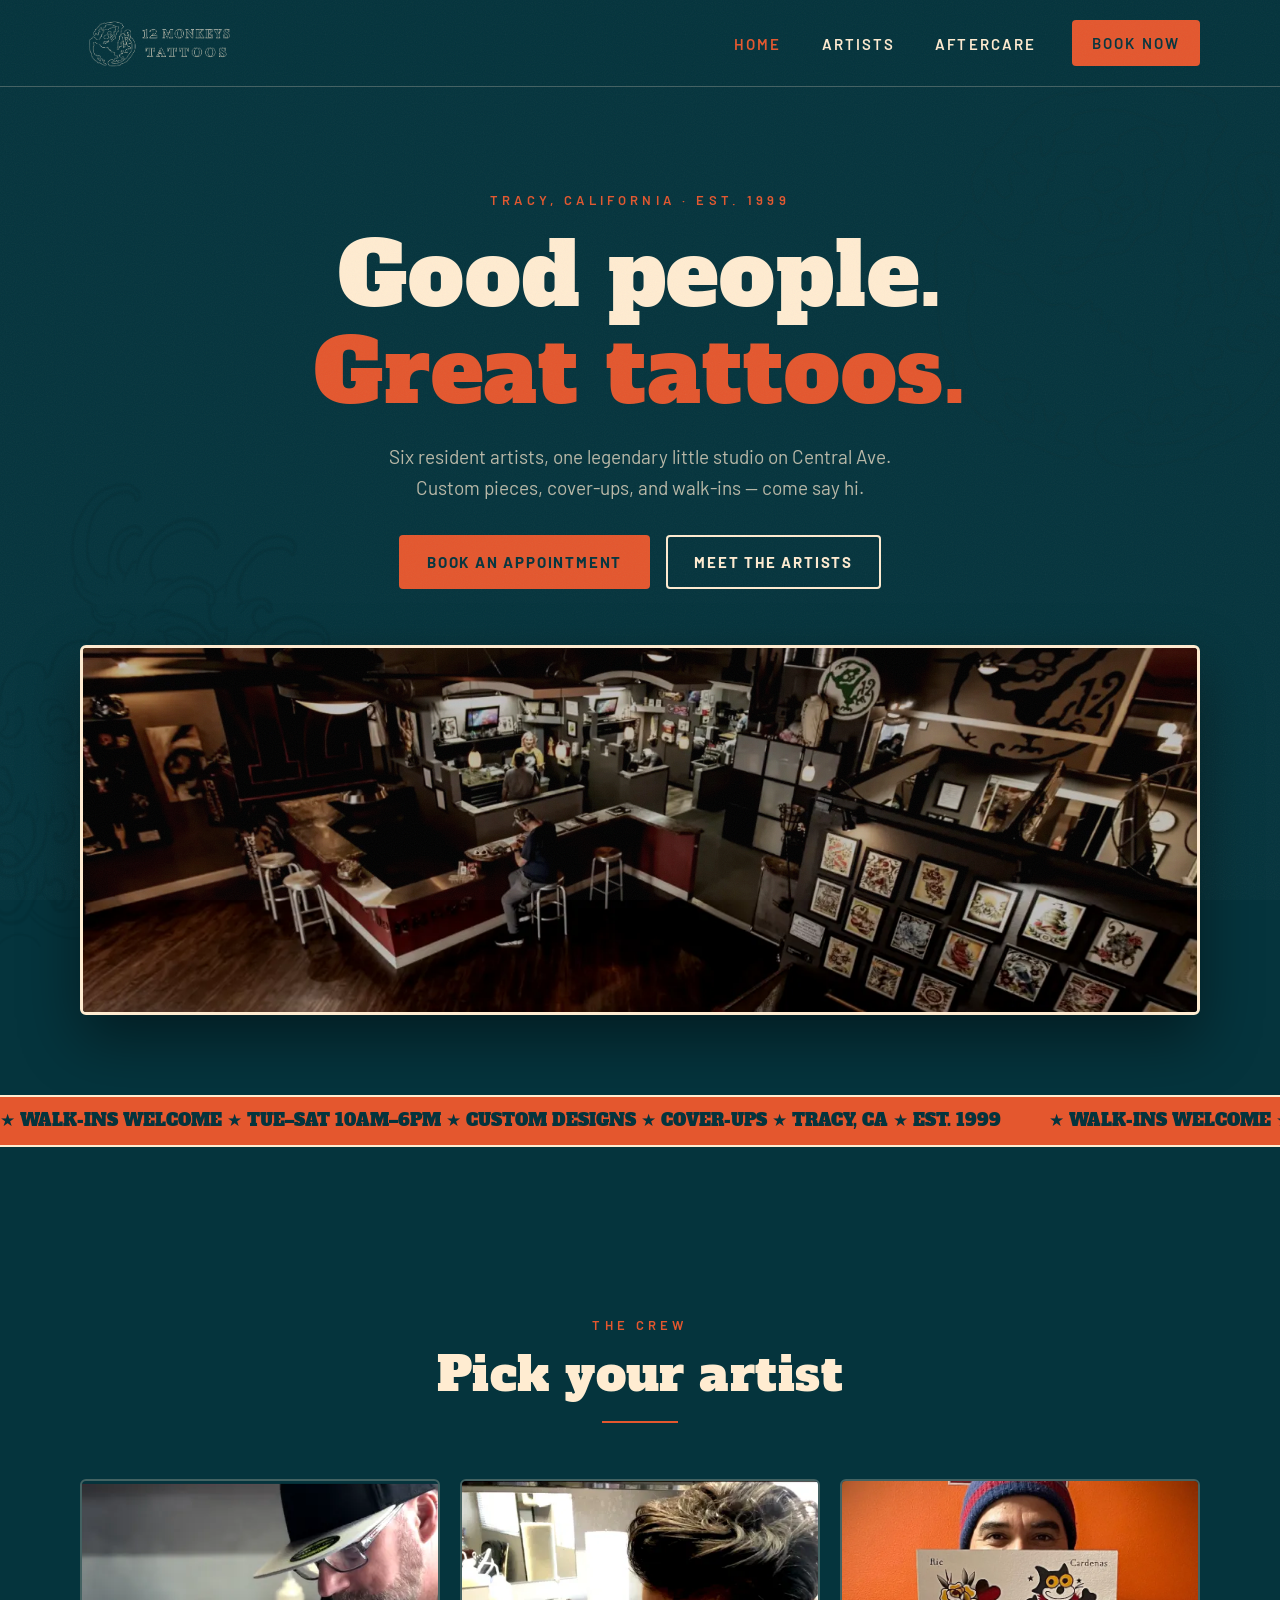
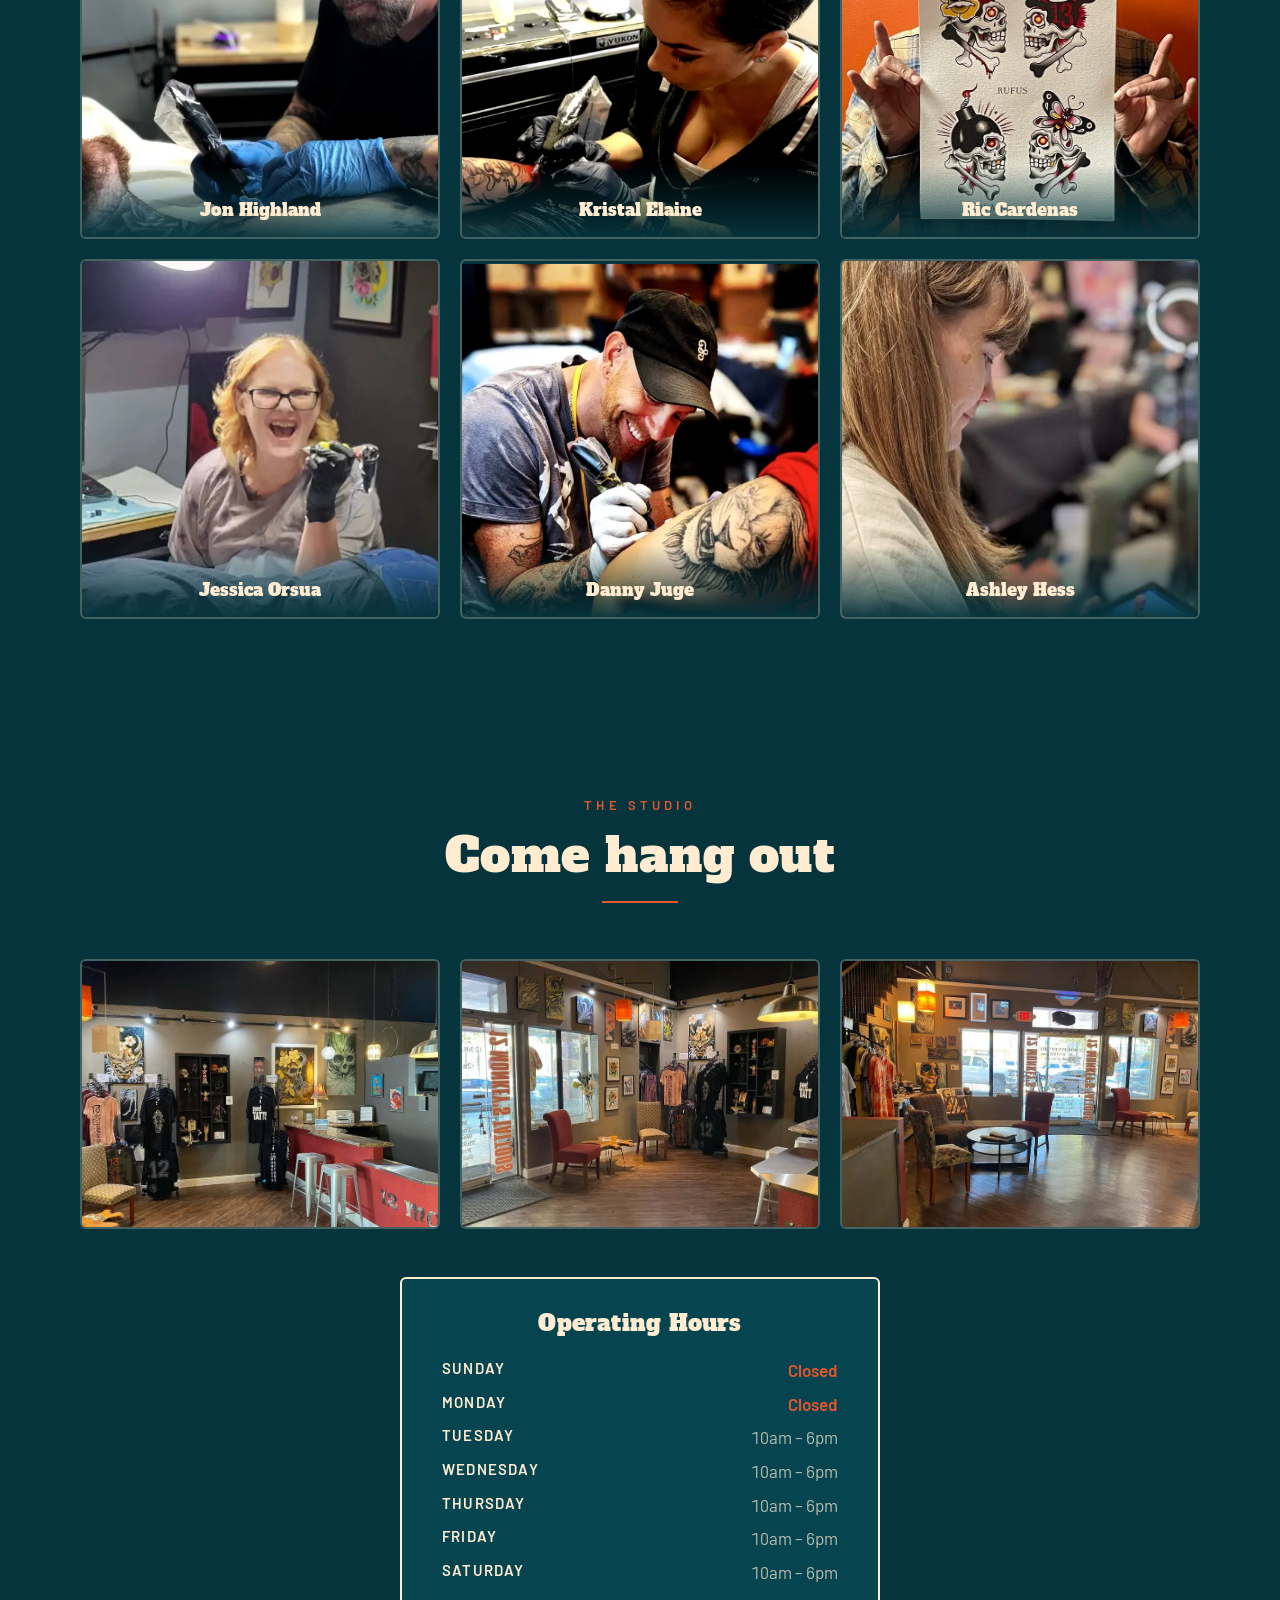
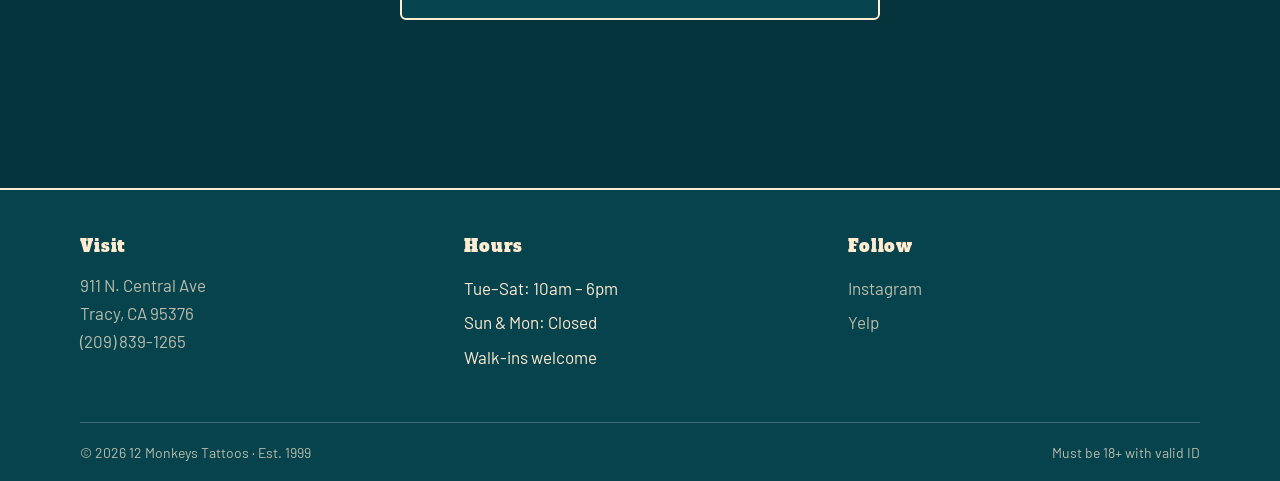
<file: site/index.html>
<!DOCTYPE html>
<html lang="en">
<head>
  <meta charset="utf-8">
  <meta name="viewport" content="width=device-width, initial-scale=1">
  <title>12 Monkeys Tattoos | Custom Tattoo Studio in Tracy, CA — Est. 1999</title>
  <meta name="description" content="Custom tattoos in Tracy, California since 1999. Six resident artists, walk-ins welcome, Tue–Sat 10am–6pm. 911 N. Central Ave — call (209) 839-1265.">
  <link rel="canonical" href="https://www.12monkeystattoos.com/">
  <meta property="og:type" content="website">
  <meta property="og:title" content="12 Monkeys Tattoos | Custom Tattoo Studio in Tracy, CA">
  <meta property="og:description" content="Custom tattoos in Tracy, California since 1999. Walk-ins welcome, Tue–Sat 10am–6pm.">
  <meta property="og:image" content="https://www.12monkeystattoos.com/img/hero.webp">
  <meta property="og:url" content="https://www.12monkeystattoos.com/">
  <link rel="icon" type="image/png" href="img/favicon.png">
  <link rel="preconnect" href="https://fonts.googleapis.com">
  <link rel="preconnect" href="https://fonts.gstatic.com" crossorigin>
  <link href="https://fonts.googleapis.com/css2?family=Alfa+Slab+One&family=Barlow:wght@400;600;700&display=swap" rel="stylesheet">
  <link rel="stylesheet" href="css/style.css">
  <script type="application/ld+json">
  {
    "@context": "https://schema.org",
    "@type": "TattooParlor",
    "name": "12 Monkeys Tattoos",
    "image": "https://www.12monkeystattoos.com/img/hero.webp",
    "url": "https://www.12monkeystattoos.com/",
    "telephone": "+12098391265",
    "foundingDate": "1999",
    "address": {
      "@type": "PostalAddress",
      "streetAddress": "911 N. Central Ave",
      "addressLocality": "Tracy",
      "addressRegion": "CA",
      "postalCode": "95376",
      "addressCountry": "US"
    },
    "openingHoursSpecification": [{
      "@type": "OpeningHoursSpecification",
      "dayOfWeek": ["Tuesday", "Wednesday", "Thursday", "Friday", "Saturday"],
      "opens": "10:00",
      "closes": "18:00"
    }],
    "sameAs": [
      "https://www.instagram.com/12monkeystattoos/",
      "https://www.yelp.com/biz/12-monkeys-tattoos-tracy"
    ]
  }
  </script>
</head>
<body>
  <img class="ghost ghost--monkey" src="img/bg-monkey.webp" alt="" aria-hidden="true">
  <img class="ghost ghost--waves" src="img/bg-waves.webp" alt="" aria-hidden="true">

  <header class="nav">
    <div class="wrap nav__inner">
      <a class="nav__logo" href="index.html"><img src="img/logo.webp" alt="12 Monkeys Tattoos home" width="150" height="62"></a>
      <button class="nav__toggle" aria-expanded="false" aria-controls="nav-links">Menu</button>
      <ul class="nav__links" id="nav-links">
        <li><a href="index.html" aria-current="page">Home</a></li>
        <li><a href="artists.html">Artists</a></li>
        <li><a href="aftercare.html">Aftercare</a></li>
        <li><a class="btn" href="appointments.html">Book Now</a></li>
      </ul>
    </div>
  </header>

  <main>
    <section class="hero wrap">
      <p class="kicker">Tracy, California &middot; Est. 1999</p>
      <h1>Good people.<br><span class="accent">Great tattoos.</span></h1>
      <p class="lede">Six resident artists, one legendary little studio on Central Ave. Custom pieces, cover-ups, and walk-ins — come say hi.</p>
      <div class="hero__actions">
        <a class="btn" href="appointments.html">Book an Appointment</a>
        <a class="btn btn--ghost" href="artists.html">Meet the Artists</a>
      </div>
      <img class="hero__img" src="img/hero.webp" alt="Overhead view of the 12 Monkeys Tattoos studio floor" width="1440" height="470" fetchpriority="high">
    </section>

    <div class="marquee" aria-hidden="true">
      <div class="marquee__track">
        <span>&#9733; WALK-INS WELCOME &#9733; TUE&ndash;SAT 10AM&ndash;6PM &#9733; CUSTOM DESIGNS &#9733; COVER-UPS &#9733; TRACY, CA &#9733; EST. 1999</span>
        <span>&#9733; WALK-INS WELCOME &#9733; TUE&ndash;SAT 10AM&ndash;6PM &#9733; CUSTOM DESIGNS &#9733; COVER-UPS &#9733; TRACY, CA &#9733; EST. 1999</span>
      </div>
    </div>

    <section class="section wrap">
      <div class="section__head reveal">
        <p class="kicker">The Crew</p>
        <h2>Pick your artist</h2>
        <hr class="rule">
      </div>
      <div class="crew reveal">
        <figure><a href="artists.html#jon"><img src="img/jon-highland.webp" alt="Jon Highland, shop owner and tattoo artist" loading="lazy" width="518" height="476"><figcaption>Jon Highland</figcaption></a></figure>
        <figure><a href="artists.html#kristal"><img src="img/kristal-elaine.webp" alt="Kristal Elaine, tattoo artist" loading="lazy" width="518" height="476"><figcaption>Kristal Elaine</figcaption></a></figure>
        <figure><a href="artists.html#ric"><img src="img/ric-cardenas.webp" alt="Ric Cardenas, tattoo artist" loading="lazy" width="925" height="912"><figcaption>Ric Cardenas</figcaption></a></figure>
        <figure><a href="artists.html#jessica"><img src="img/jessica-orsua.webp" alt="Jessica Orsua, tattoo artist" loading="lazy" width="541" height="470"><figcaption>Jessica Orsua</figcaption></a></figure>
        <figure><a href="artists.html#danny"><img src="img/danny-juge.webp" alt="Danny Juge, tattoo artist" loading="lazy" width="518" height="476"><figcaption>Danny Juge</figcaption></a></figure>
        <figure><a href="artists.html#ashley"><img src="img/ashley-hess.webp" alt="Ashley Hess, tattoo artist" loading="lazy" width="633" height="669"><figcaption>Ashley Hess</figcaption></a></figure>
      </div>
    </section>

    <section class="section wrap" id="studio">
      <div class="section__head reveal">
        <p class="kicker">The Studio</p>
        <h2>Come hang out</h2>
        <hr class="rule">
      </div>
      <div class="studio reveal">
        <img src="img/studio-1.webp" alt="Tattoo stations inside 12 Monkeys Tattoos" loading="lazy" width="856" height="609">
        <img src="img/studio-2.webp" alt="Artwork-covered walls of the studio" loading="lazy" width="827" height="628">
        <img src="img/studio-3.webp" alt="The lobby at 12 Monkeys Tattoos" loading="lazy" width="867" height="648">
      </div>
      <div class="hours reveal">
        <h3>Operating Hours</h3>
        <dl>
          <dt>Sunday</dt><dd class="closed">Closed</dd>
          <dt>Monday</dt><dd class="closed">Closed</dd>
          <dt>Tuesday</dt><dd>10am &ndash; 6pm</dd>
          <dt>Wednesday</dt><dd>10am &ndash; 6pm</dd>
          <dt>Thursday</dt><dd>10am &ndash; 6pm</dd>
          <dt>Friday</dt><dd>10am &ndash; 6pm</dd>
          <dt>Saturday</dt><dd>10am &ndash; 6pm</dd>
        </dl>
      </div>
    </section>
  </main>

  <footer class="footer">
    <div class="wrap footer__inner">
      <div>
        <h3>Visit</h3>
        <p><a href="https://maps.google.com/?q=12+Monkeys+Tattoos,+911+N+Central+Ave,+Tracy,+CA+95376">911 N. Central Ave<br>Tracy, CA 95376</a></p>
        <p><a href="tel:+12098391265">(209) 839-1265</a></p>
      </div>
      <div>
        <h3>Hours</h3>
        <ul>
          <li>Tue&ndash;Sat: 10am &ndash; 6pm</li>
          <li>Sun &amp; Mon: Closed</li>
          <li>Walk-ins welcome</li>
        </ul>
      </div>
      <div>
        <h3>Follow</h3>
        <ul>
          <li><a href="https://www.instagram.com/12monkeystattoos/">Instagram</a></li>
          <li><a href="https://www.yelp.com/biz/12-monkeys-tattoos-tracy">Yelp</a></li>
        </ul>
      </div>
    </div>
    <div class="wrap footer__bottom">
      <span>&copy; 2026 12 Monkeys Tattoos &middot; Est. 1999</span>
      <span>Must be 18+ with valid ID</span>
    </div>
  </footer>

  <script src="js/main.js"></script>
</body>
</html>
</file>
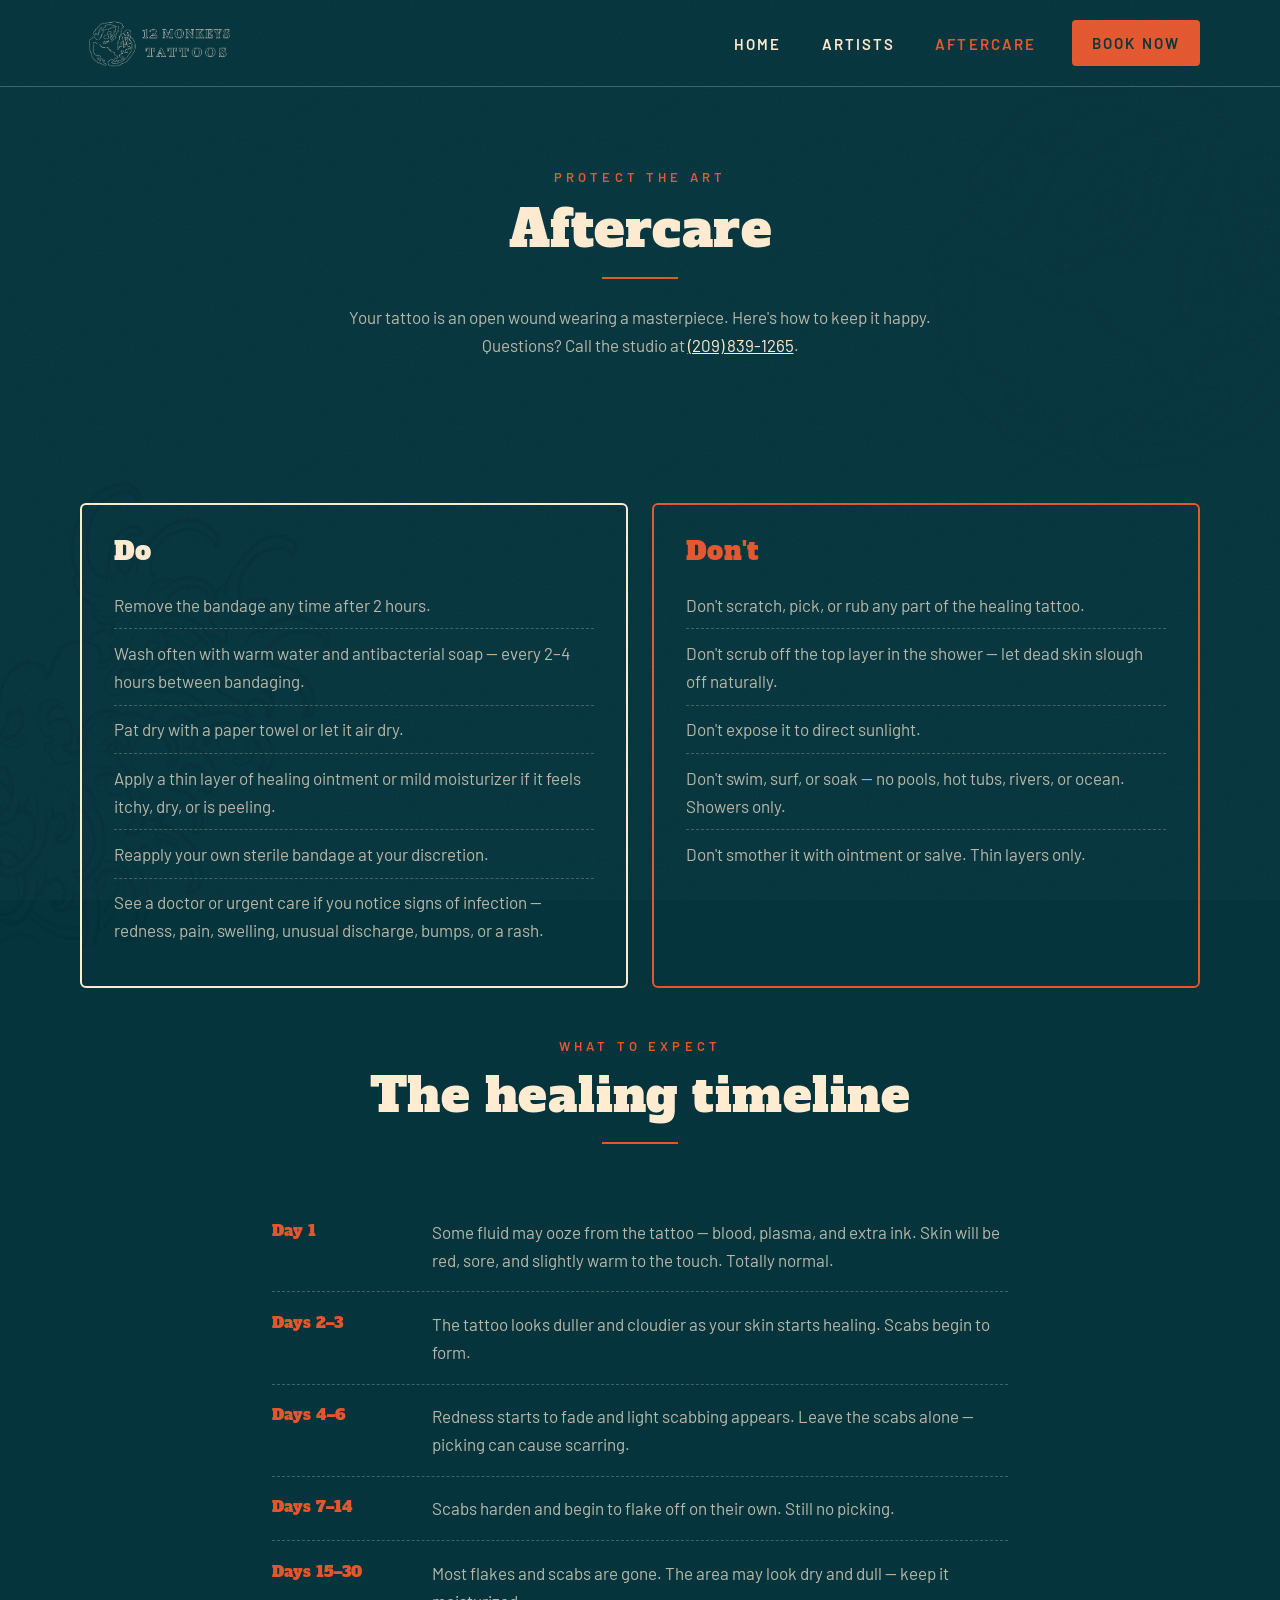
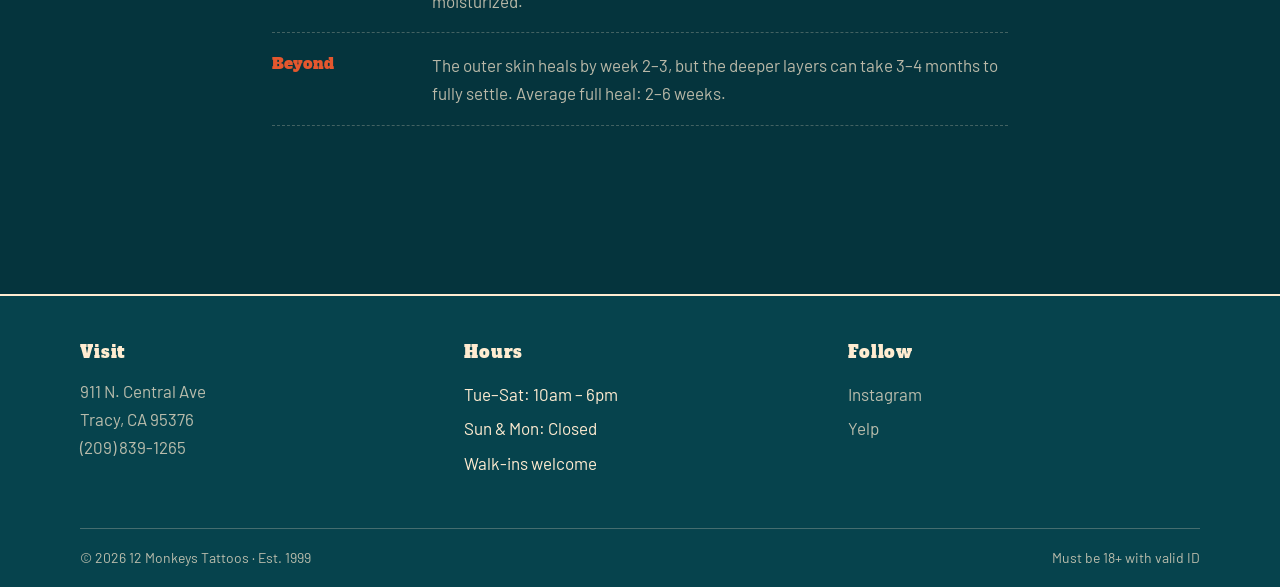
<file: site/aftercare.html>
<!DOCTYPE html>
<html lang="en">
<head>
  <meta charset="utf-8">
  <meta name="viewport" content="width=device-width, initial-scale=1">
  <title>Tattoo Aftercare Guide | 12 Monkeys Tattoos — Tracy, CA</title>
  <meta name="description" content="How to care for your new tattoo: washing, moisturizing, what to avoid, and a week-by-week healing timeline from the artists at 12 Monkeys Tattoos.">
  <link rel="canonical" href="https://www.12monkeystattoos.com/aftercare">
  <meta property="og:type" content="website">
  <meta property="og:title" content="Tattoo Aftercare Guide | 12 Monkeys Tattoos">
  <meta property="og:description" content="How to care for your new tattoo, with a week-by-week healing timeline.">
  <meta property="og:image" content="https://www.12monkeystattoos.com/img/hero.webp">
  <meta property="og:url" content="https://www.12monkeystattoos.com/aftercare">
  <link rel="icon" type="image/png" href="img/favicon.png">
  <link rel="preconnect" href="https://fonts.googleapis.com">
  <link rel="preconnect" href="https://fonts.gstatic.com" crossorigin>
  <link href="https://fonts.googleapis.com/css2?family=Alfa+Slab+One&family=Barlow:wght@400;600;700&display=swap" rel="stylesheet">
  <link rel="stylesheet" href="css/style.css">
</head>
<body>
  <img class="ghost ghost--monkey" src="img/bg-monkey.webp" alt="" aria-hidden="true">
  <img class="ghost ghost--waves" src="img/bg-waves.webp" alt="" aria-hidden="true">

  <header class="nav">
    <div class="wrap nav__inner">
      <a class="nav__logo" href="index.html"><img src="img/logo.webp" alt="12 Monkeys Tattoos home" width="150" height="62"></a>
      <button class="nav__toggle" aria-expanded="false" aria-controls="nav-links">Menu</button>
      <ul class="nav__links" id="nav-links">
        <li><a href="index.html">Home</a></li>
        <li><a href="artists.html">Artists</a></li>
        <li><a href="aftercare.html" aria-current="page">Aftercare</a></li>
        <li><a class="btn" href="appointments.html">Book Now</a></li>
      </ul>
    </div>
  </header>

  <main class="wrap">
    <div class="section__head" style="padding-top: clamp(3rem, 7vw, 5rem);">
      <p class="kicker">Protect the Art</p>
      <h1 style="font-size: clamp(2rem, 5vw, 3.2rem); margin-top: 0.75rem;">Aftercare</h1>
      <hr class="rule">
      <p class="lede" style="max-width: 38rem; margin: 1.5rem auto 0; color: var(--cream-70);">Your tattoo is an open wound wearing a masterpiece. Here's how to keep it happy. Questions? Call the studio at <a href="tel:+12098391265">(209)&nbsp;839-1265</a>.</p>
    </div>

    <section class="section">
      <div class="care-cols reveal">
        <div class="care-card">
          <h2>Do</h2>
          <ul>
            <li>Remove the bandage any time after 2 hours.</li>
            <li>Wash often with warm water and antibacterial soap — every 2&ndash;4 hours between bandaging.</li>
            <li>Pat dry with a paper towel or let it air dry.</li>
            <li>Apply a thin layer of healing ointment or mild moisturizer if it feels itchy, dry, or is peeling.</li>
            <li>Reapply your own sterile bandage at your discretion.</li>
            <li>See a doctor or urgent care if you notice signs of infection — redness, pain, swelling, unusual discharge, bumps, or a rash.</li>
          </ul>
        </div>
        <div class="care-card care-card--dont">
          <h2>Don't</h2>
          <ul>
            <li>Don't scratch, pick, or rub any part of the healing tattoo.</li>
            <li>Don't scrub off the top layer in the shower — let dead skin slough off naturally.</li>
            <li>Don't expose it to direct sunlight.</li>
            <li>Don't swim, surf, or soak — no pools, hot tubs, rivers, or ocean. Showers only.</li>
            <li>Don't smother it with ointment or salve. Thin layers only.</li>
          </ul>
        </div>
      </div>

      <div class="section__head reveal">
        <p class="kicker">What to Expect</p>
        <h2>The healing timeline</h2>
        <hr class="rule">
      </div>
      <ol class="timeline reveal">
        <li><span class="when">Day 1</span><p>Some fluid may ooze from the tattoo — blood, plasma, and extra ink. Skin will be red, sore, and slightly warm to the touch. Totally normal.</p></li>
        <li><span class="when">Days 2&ndash;3</span><p>The tattoo looks duller and cloudier as your skin starts healing. Scabs begin to form.</p></li>
        <li><span class="when">Days 4&ndash;6</span><p>Redness starts to fade and light scabbing appears. Leave the scabs alone — picking can cause scarring.</p></li>
        <li><span class="when">Days 7&ndash;14</span><p>Scabs harden and begin to flake off on their own. Still no picking.</p></li>
        <li><span class="when">Days 15&ndash;30</span><p>Most flakes and scabs are gone. The area may look dry and dull — keep it moisturized.</p></li>
        <li><span class="when">Beyond</span><p>The outer skin heals by week 2&ndash;3, but the deeper layers can take 3&ndash;4 months to fully settle. Average full heal: 2&ndash;6 weeks.</p></li>
      </ol>
    </section>
  </main>

  <footer class="footer">
    <div class="wrap footer__inner">
      <div>
        <h3>Visit</h3>
        <p><a href="https://maps.google.com/?q=12+Monkeys+Tattoos,+911+N+Central+Ave,+Tracy,+CA+95376">911 N. Central Ave<br>Tracy, CA 95376</a></p>
        <p><a href="tel:+12098391265">(209) 839-1265</a></p>
      </div>
      <div>
        <h3>Hours</h3>
        <ul>
          <li>Tue&ndash;Sat: 10am &ndash; 6pm</li>
          <li>Sun &amp; Mon: Closed</li>
          <li>Walk-ins welcome</li>
        </ul>
      </div>
      <div>
        <h3>Follow</h3>
        <ul>
          <li><a href="https://www.instagram.com/12monkeystattoos/">Instagram</a></li>
          <li><a href="https://www.yelp.com/biz/12-monkeys-tattoos-tracy">Yelp</a></li>
        </ul>
      </div>
    </div>
    <div class="wrap footer__bottom">
      <span>&copy; 2026 12 Monkeys Tattoos &middot; Est. 1999</span>
      <span>Must be 18+ with valid ID</span>
    </div>
  </footer>

  <script src="js/main.js"></script>
</body>
</html>
</file>
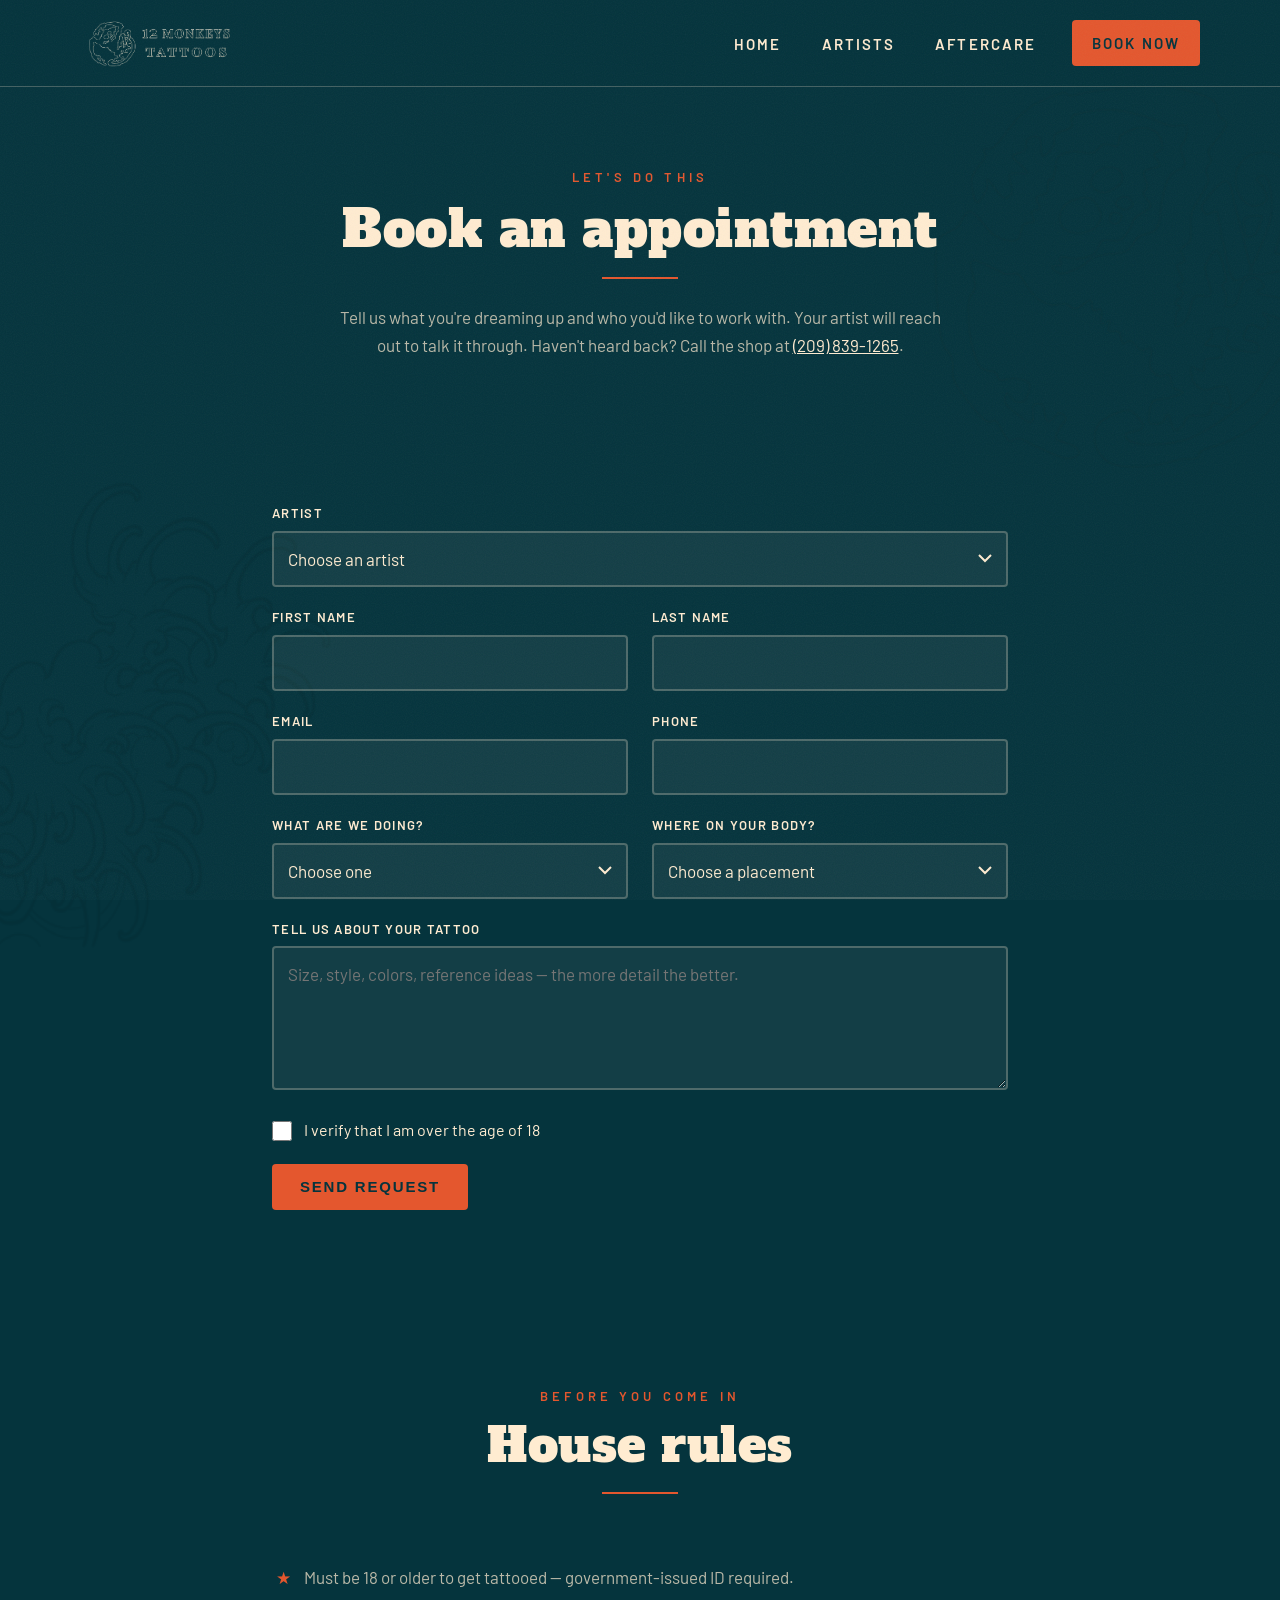
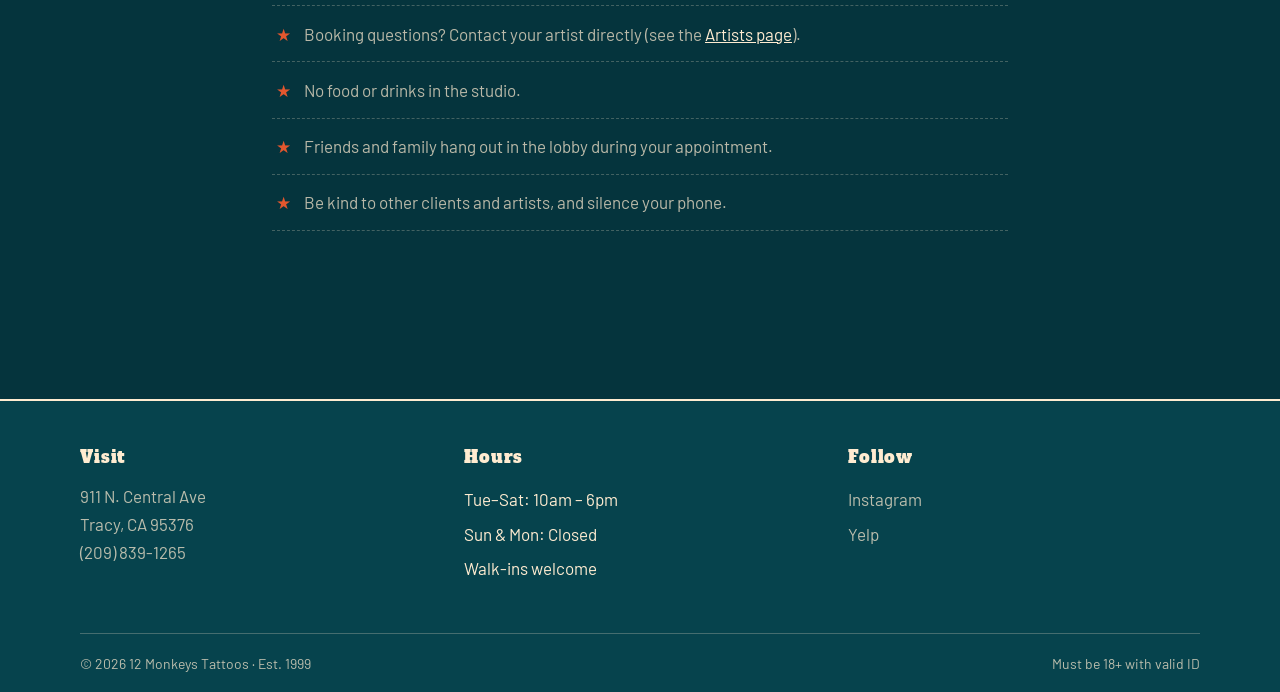
<file: site/appointments.html>
<!DOCTYPE html>
<html lang="en">
<head>
  <meta charset="utf-8">
  <meta name="viewport" content="width=device-width, initial-scale=1">
  <title>Book an Appointment | 12 Monkeys Tattoos — Tracy, CA</title>
  <meta name="description" content="Request a tattoo appointment at 12 Monkeys Tattoos in Tracy, CA. Pick your artist, tell us your idea, and we'll get back to you. Walk-ins welcome Tue–Sat.">
  <link rel="canonical" href="https://www.12monkeystattoos.com/appointments">
  <meta property="og:type" content="website">
  <meta property="og:title" content="Book an Appointment | 12 Monkeys Tattoos">
  <meta property="og:description" content="Request a tattoo appointment at 12 Monkeys Tattoos in Tracy, CA.">
  <meta property="og:image" content="https://www.12monkeystattoos.com/img/hero.webp">
  <meta property="og:url" content="https://www.12monkeystattoos.com/appointments">
  <link rel="icon" type="image/png" href="img/favicon.png">
  <link rel="preconnect" href="https://fonts.googleapis.com">
  <link rel="preconnect" href="https://fonts.gstatic.com" crossorigin>
  <link href="https://fonts.googleapis.com/css2?family=Alfa+Slab+One&family=Barlow:wght@400;600;700&display=swap" rel="stylesheet">
  <link rel="stylesheet" href="css/style.css">
</head>
<body>
  <img class="ghost ghost--monkey" src="img/bg-monkey.webp" alt="" aria-hidden="true">
  <img class="ghost ghost--waves" src="img/bg-waves.webp" alt="" aria-hidden="true">

  <header class="nav">
    <div class="wrap nav__inner">
      <a class="nav__logo" href="index.html"><img src="img/logo.webp" alt="12 Monkeys Tattoos home" width="150" height="62"></a>
      <button class="nav__toggle" aria-expanded="false" aria-controls="nav-links">Menu</button>
      <ul class="nav__links" id="nav-links">
        <li><a href="index.html">Home</a></li>
        <li><a href="artists.html">Artists</a></li>
        <li><a href="aftercare.html">Aftercare</a></li>
        <li><a class="btn" href="appointments.html" aria-current="page">Book Now</a></li>
      </ul>
    </div>
  </header>

  <main class="wrap">
    <div class="section__head" style="padding-top: clamp(3rem, 7vw, 5rem);">
      <p class="kicker">Let's Do This</p>
      <h1 style="font-size: clamp(2rem, 5vw, 3.2rem); margin-top: 0.75rem;">Book an appointment</h1>
      <hr class="rule">
      <p class="lede" style="max-width: 38rem; margin: 1.5rem auto 0; color: var(--cream-70);">Tell us what you're dreaming up and who you'd like to work with. Your artist will reach out to talk it through. Haven't heard back? Call the shop at <a href="tel:+12098391265">(209)&nbsp;839-1265</a>.</p>
    </div>

    <section class="section">
      <!-- Form backend: create a free form endpoint (e.g. Formspree) and put its URL
           in the action below. Artist routing happens server-side — no artist emails
           belong in this file. -->
      <form class="form-grid" action="https://formspree.io/f/REPLACE_ME" method="POST">
        <div class="field full">
          <label for="artist">Artist</label>
          <select id="artist" name="artist" required>
            <option value="" selected disabled>Choose an artist</option>
            <option>Jon Highland</option>
            <option>Kristal Elaine</option>
            <option>Ric Cardenas</option>
            <option>Jessica Orsua</option>
            <option>Danny Juge</option>
            <option>Ashley Hess</option>
            <option>No preference</option>
          </select>
        </div>
        <div class="field">
          <label for="fname">First name</label>
          <input id="fname" name="first_name" type="text" autocomplete="given-name" required>
        </div>
        <div class="field">
          <label for="lname">Last name</label>
          <input id="lname" name="last_name" type="text" autocomplete="family-name" required>
        </div>
        <div class="field">
          <label for="email">Email</label>
          <input id="email" name="email" type="email" autocomplete="email" required>
        </div>
        <div class="field">
          <label for="phone">Phone</label>
          <input id="phone" name="phone" type="tel" autocomplete="tel" required>
        </div>
        <div class="field">
          <label for="reason">What are we doing?</label>
          <select id="reason" name="reason" required>
            <option value="" selected disabled>Choose one</option>
            <option>New tattoo</option>
            <option>Complete an existing tattoo</option>
            <option>Cover-up</option>
          </select>
        </div>
        <div class="field">
          <label for="placement">Where on your body?</label>
          <select id="placement" name="placement" required>
            <option value="" selected disabled>Choose a placement</option>
            <option>Shoulder</option>
            <option>Full sleeve</option>
            <option>Bicep</option>
            <option>Forearm</option>
            <option>Hand(s)</option>
            <option>Ribcage</option>
            <option>Sternum</option>
            <option>Stomach</option>
            <option>Back</option>
            <option>Hip</option>
            <option>Full leg</option>
            <option>Thigh</option>
            <option>Calf</option>
            <option>Shin</option>
            <option>Foot/feet</option>
            <option>Other (explain below)</option>
          </select>
        </div>
        <div class="field full">
          <label for="description">Tell us about your tattoo</label>
          <textarea id="description" name="description" required placeholder="Size, style, colors, reference ideas — the more detail the better."></textarea>
        </div>
        <div class="full check">
          <input id="adult" name="over_18" type="checkbox" required>
          <label for="adult">I verify that I am over the age of 18</label>
        </div>
        <div class="full">
          <button class="btn" type="submit">Send Request</button>
        </div>
      </form>
    </section>

    <section class="section">
      <div class="section__head reveal">
        <p class="kicker">Before You Come In</p>
        <h2>House rules</h2>
        <hr class="rule">
      </div>
      <ul class="notice-list reveal">
        <li>Must be 18 or older to get tattooed — government-issued ID required.</li>
        <li>Booking questions? Contact your artist directly (see the <a href="artists.html">Artists page</a>).</li>
        <li>No food or drinks in the studio.</li>
        <li>Friends and family hang out in the lobby during your appointment.</li>
        <li>Be kind to other clients and artists, and silence your phone.</li>
      </ul>
    </section>
  </main>

  <footer class="footer">
    <div class="wrap footer__inner">
      <div>
        <h3>Visit</h3>
        <p><a href="https://maps.google.com/?q=12+Monkeys+Tattoos,+911+N+Central+Ave,+Tracy,+CA+95376">911 N. Central Ave<br>Tracy, CA 95376</a></p>
        <p><a href="tel:+12098391265">(209) 839-1265</a></p>
      </div>
      <div>
        <h3>Hours</h3>
        <ul>
          <li>Tue&ndash;Sat: 10am &ndash; 6pm</li>
          <li>Sun &amp; Mon: Closed</li>
          <li>Walk-ins welcome</li>
        </ul>
      </div>
      <div>
        <h3>Follow</h3>
        <ul>
          <li><a href="https://www.instagram.com/12monkeystattoos/">Instagram</a></li>
          <li><a href="https://www.yelp.com/biz/12-monkeys-tattoos-tracy">Yelp</a></li>
        </ul>
      </div>
    </div>
    <div class="wrap footer__bottom">
      <span>&copy; 2026 12 Monkeys Tattoos &middot; Est. 1999</span>
      <span>Must be 18+ with valid ID</span>
    </div>
  </footer>

  <script src="js/main.js"></script>
</body>
</html>
</file>
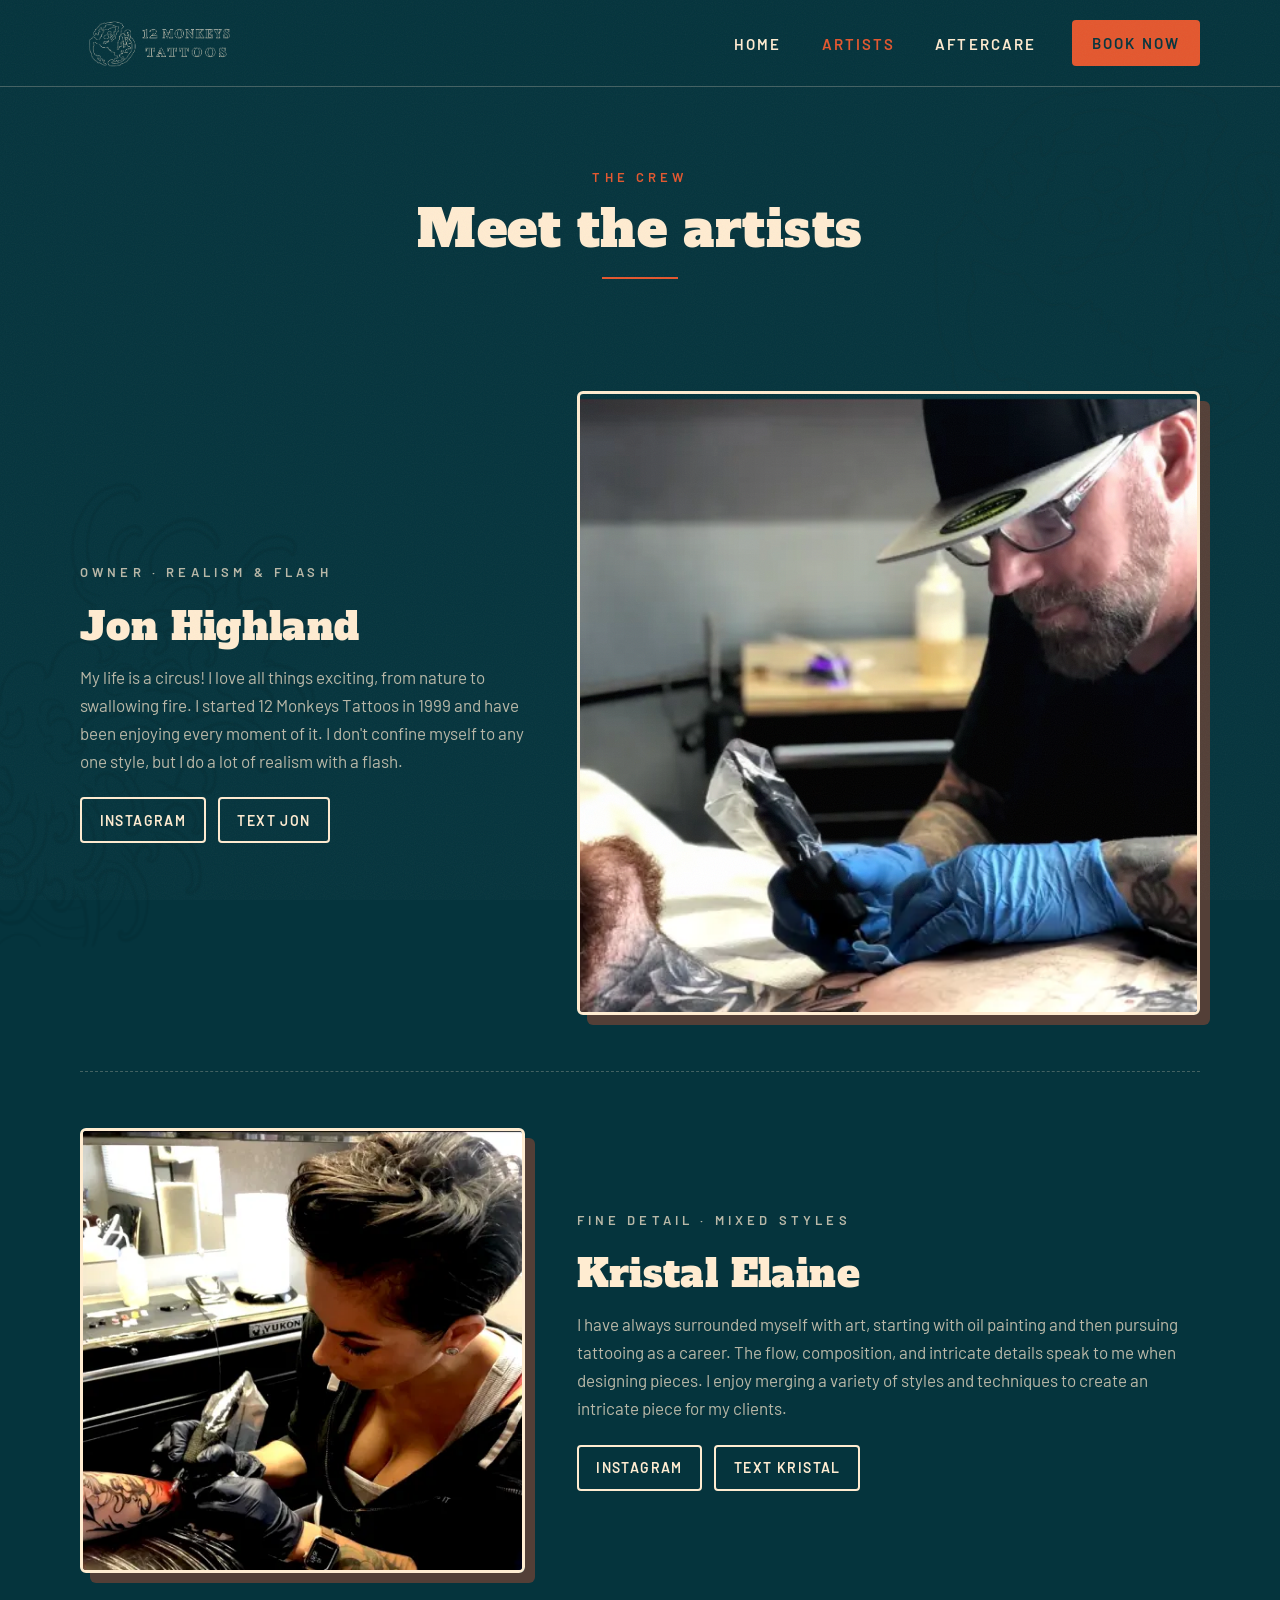
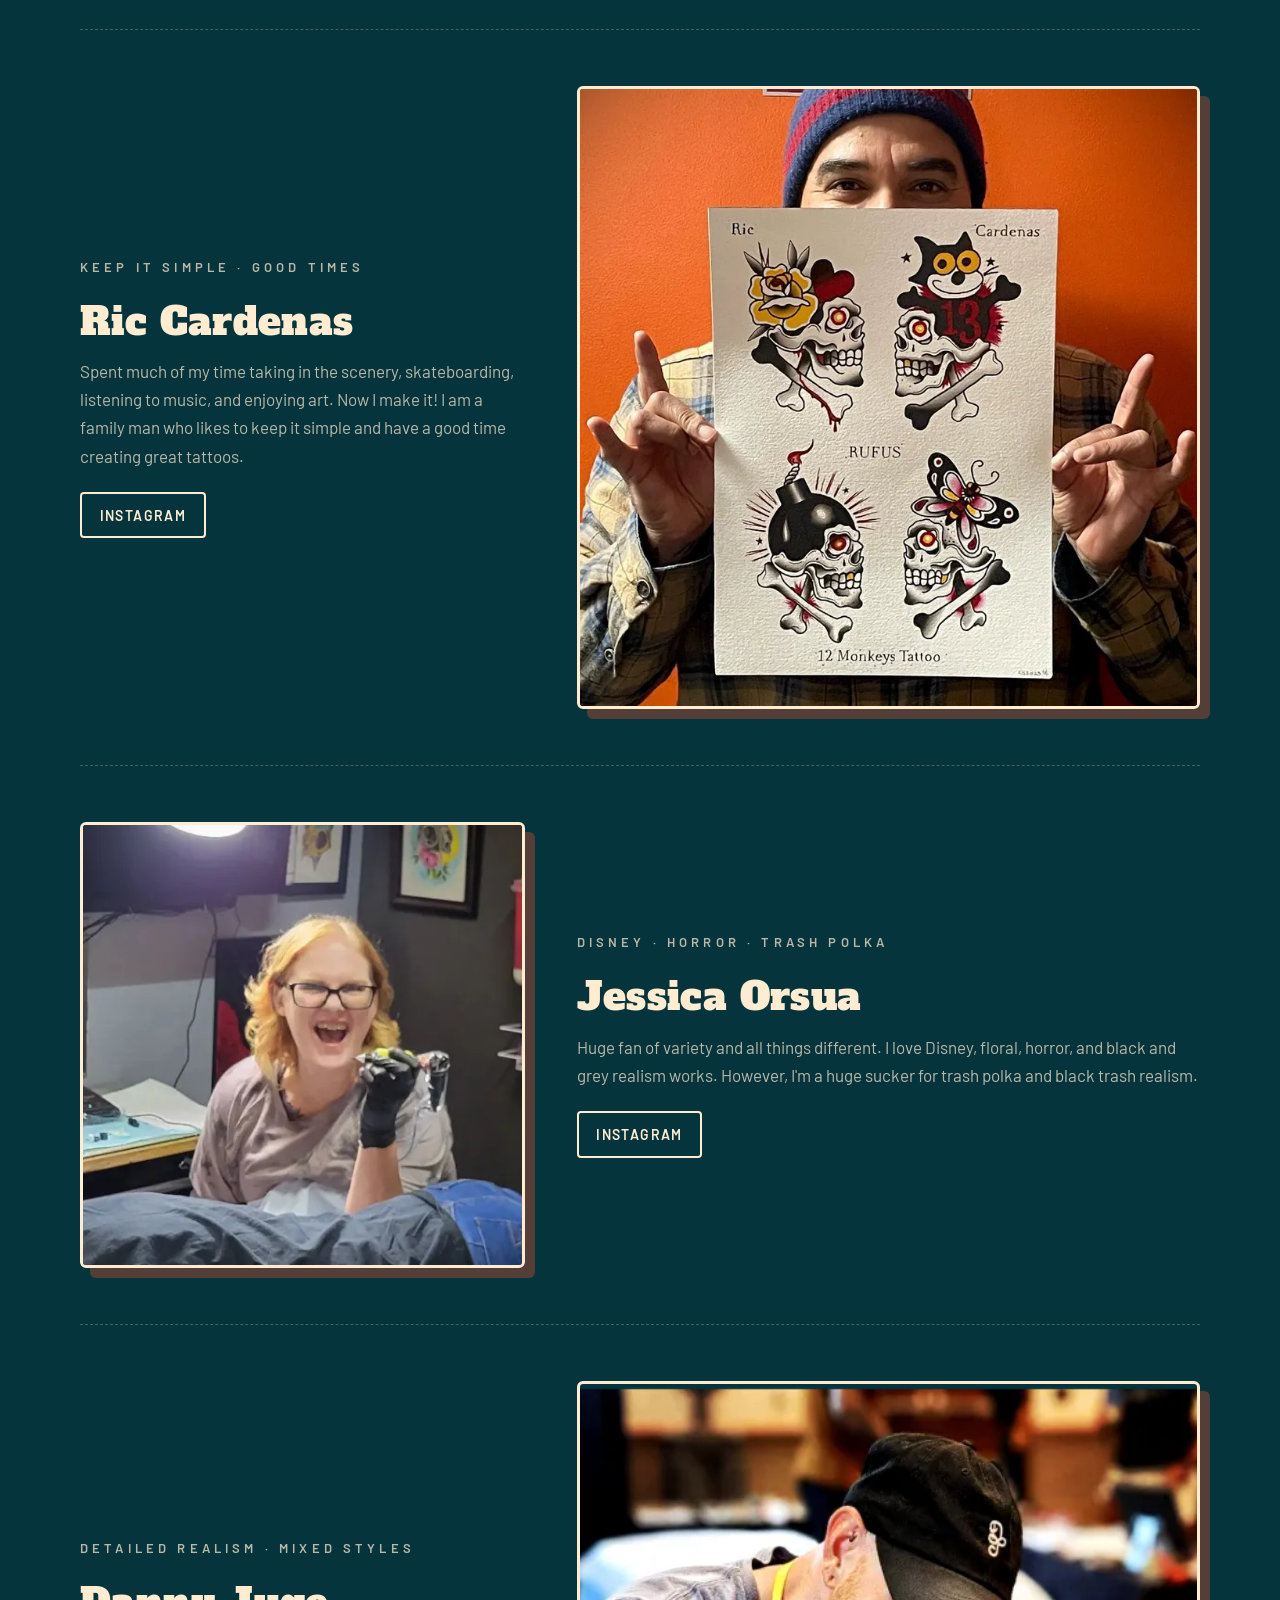
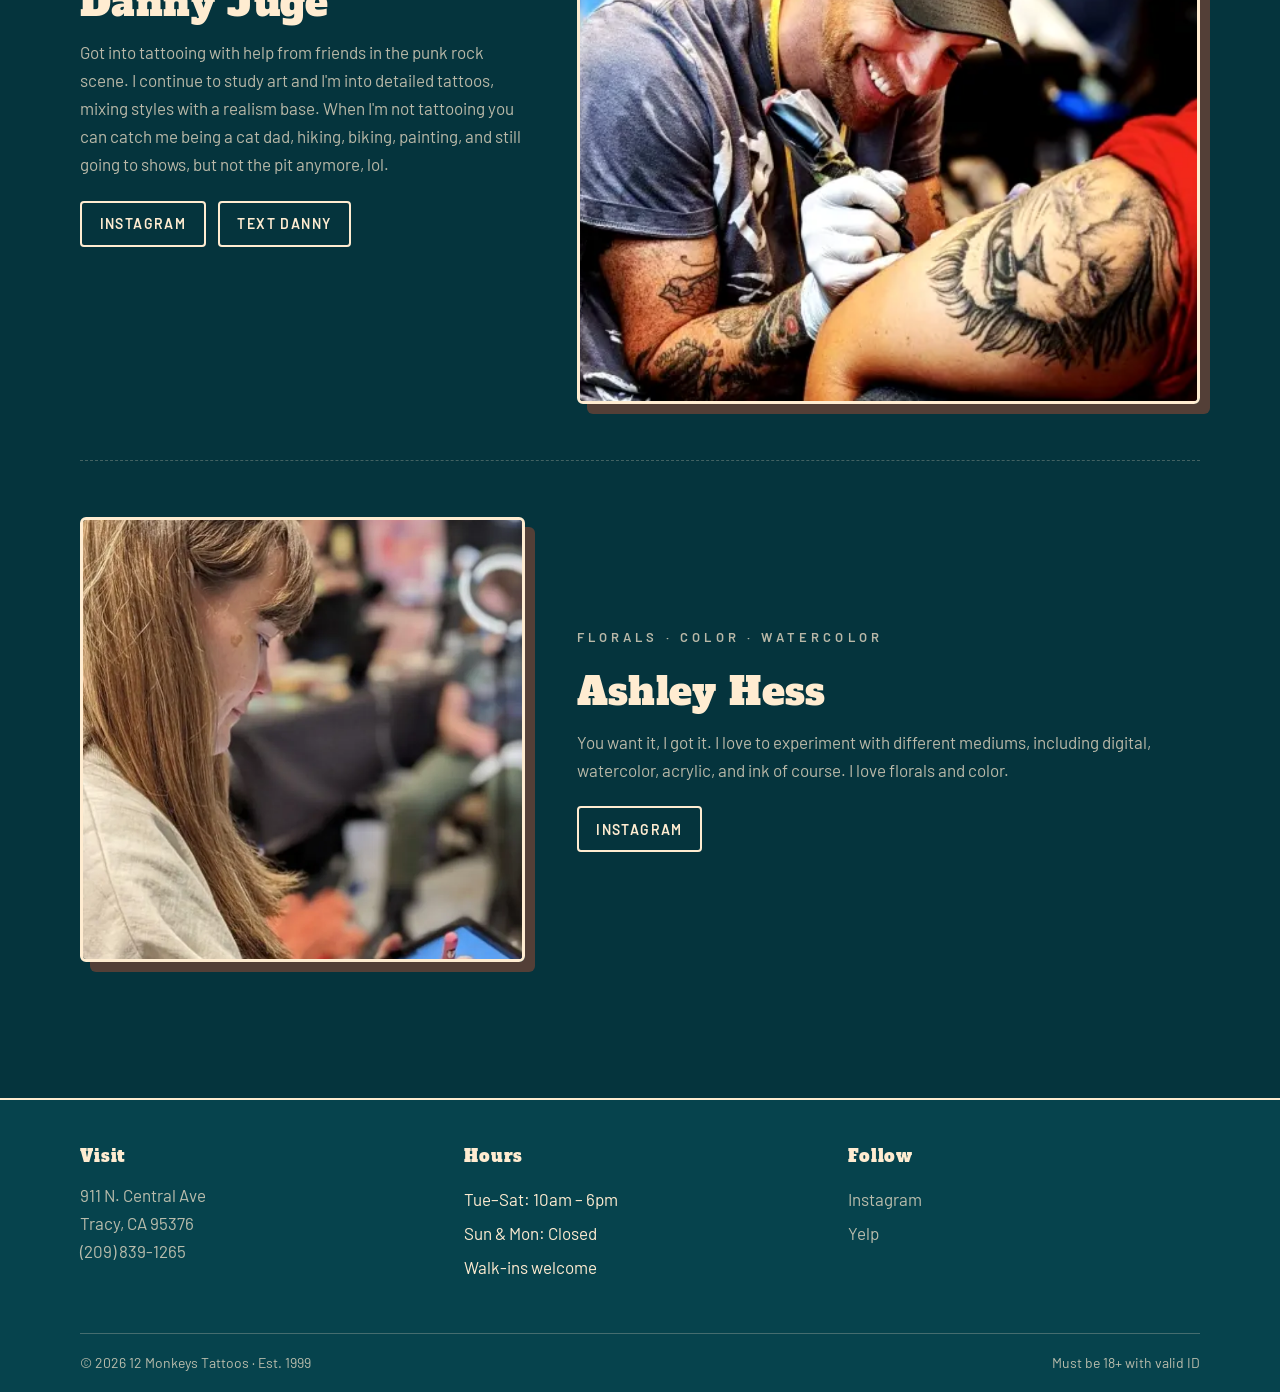
<file: site/artists.html>
<!DOCTYPE html>
<html lang="en">
<head>
  <meta charset="utf-8">
  <meta name="viewport" content="width=device-width, initial-scale=1">
  <title>Meet the Artists | 12 Monkeys Tattoos — Tracy, CA</title>
  <meta name="description" content="Meet the six resident tattoo artists at 12 Monkeys Tattoos in Tracy, CA — realism, floral, neotraditional, black &amp; grey, and more.">
  <link rel="canonical" href="https://www.12monkeystattoos.com/artists">
  <meta property="og:type" content="website">
  <meta property="og:title" content="Meet the Artists | 12 Monkeys Tattoos">
  <meta property="og:description" content="Six resident tattoo artists in Tracy, CA — realism, floral, neotraditional, black &amp; grey, and more.">
  <meta property="og:image" content="https://www.12monkeystattoos.com/img/hero.webp">
  <meta property="og:url" content="https://www.12monkeystattoos.com/artists">
  <link rel="icon" type="image/png" href="img/favicon.png">
  <link rel="preconnect" href="https://fonts.googleapis.com">
  <link rel="preconnect" href="https://fonts.gstatic.com" crossorigin>
  <link href="https://fonts.googleapis.com/css2?family=Alfa+Slab+One&family=Barlow:wght@400;600;700&display=swap" rel="stylesheet">
  <link rel="stylesheet" href="css/style.css">
</head>
<body>
  <img class="ghost ghost--monkey" src="img/bg-monkey.webp" alt="" aria-hidden="true">
  <img class="ghost ghost--waves" src="img/bg-waves.webp" alt="" aria-hidden="true">

  <header class="nav">
    <div class="wrap nav__inner">
      <a class="nav__logo" href="index.html"><img src="img/logo.webp" alt="12 Monkeys Tattoos home" width="150" height="62"></a>
      <button class="nav__toggle" aria-expanded="false" aria-controls="nav-links">Menu</button>
      <ul class="nav__links" id="nav-links">
        <li><a href="index.html">Home</a></li>
        <li><a href="artists.html" aria-current="page">Artists</a></li>
        <li><a href="aftercare.html">Aftercare</a></li>
        <li><a class="btn" href="appointments.html">Book Now</a></li>
      </ul>
    </div>
  </header>

  <main class="wrap">
    <div class="section__head" style="padding-top: clamp(3rem, 7vw, 5rem);">
      <p class="kicker">The Crew</p>
      <h1 style="font-size: clamp(2rem, 5vw, 3.2rem); margin-top: 0.75rem;">Meet the artists</h1>
      <hr class="rule">
    </div>

    <article class="artist reveal" id="jon">
      <div class="artist__photo"><img src="img/jon-highland.webp" alt="Jon Highland, shop owner and tattoo artist" width="518" height="476"></div>
      <div>
        <p class="kicker">Owner &middot; Realism &amp; Flash</p>
        <h2>Jon Highland</h2>
        <p>My life is a circus! I love all things exciting, from nature to swallowing fire. I started 12 Monkeys Tattoos in 1999 and have been enjoying every moment of it. I don't confine myself to any one style, but I do a lot of realism with a flash.</p>
        <div class="artist__contact">
          <a href="https://www.instagram.com/jonhighland/">Instagram</a>
          <a href="sms:+12098778390">Text Jon</a>
        </div>
      </div>
    </article>

    <article class="artist reveal" id="kristal">
      <div class="artist__photo"><img src="img/kristal-elaine.webp" alt="Kristal Elaine, tattoo artist" width="518" height="476"></div>
      <div>
        <p class="kicker">Fine Detail &middot; Mixed Styles</p>
        <h2>Kristal Elaine</h2>
        <p>I have always surrounded myself with art, starting with oil painting and then pursuing tattooing as a career. The flow, composition, and intricate details speak to me when designing pieces. I enjoy merging a variety of styles and techniques to create an intricate piece for my clients.</p>
        <div class="artist__contact">
          <a href="https://www.instagram.com/kristalbet/">Instagram</a>
          <a href="sms:+15103033648">Text Kristal</a>
        </div>
      </div>
    </article>

    <article class="artist reveal" id="ric">
      <div class="artist__photo"><img src="img/ric-cardenas.webp" alt="Ric Cardenas, tattoo artist" width="925" height="912"></div>
      <div>
        <p class="kicker">Keep It Simple &middot; Good Times</p>
        <h2>Ric Cardenas</h2>
        <p>Spent much of my time taking in the scenery, skateboarding, listening to music, and enjoying art. Now I make it! I am a family man who likes to keep it simple and have a good time creating great tattoos.</p>
        <div class="artist__contact">
          <a href="https://www.instagram.com/rufus209/">Instagram</a>
        </div>
      </div>
    </article>

    <article class="artist reveal" id="jessica">
      <div class="artist__photo"><img src="img/jessica-orsua.webp" alt="Jessica Orsua, tattoo artist" width="541" height="470"></div>
      <div>
        <p class="kicker">Disney &middot; Horror &middot; Trash Polka</p>
        <h2>Jessica Orsua</h2>
        <p>Huge fan of variety and all things different. I love Disney, floral, horror, and black and grey realism works. However, I'm a huge sucker for trash polka and black trash realism.</p>
        <div class="artist__contact">
          <a href="https://www.instagram.com/jessimccrackin/">Instagram</a>
        </div>
      </div>
    </article>

    <article class="artist reveal" id="danny">
      <div class="artist__photo"><img src="img/danny-juge.webp" alt="Danny Juge, tattoo artist" width="518" height="476"></div>
      <div>
        <p class="kicker">Detailed Realism &middot; Mixed Styles</p>
        <h2>Danny Juge</h2>
        <p>Got into tattooing with help from friends in the punk rock scene. I continue to study art and I'm into detailed tattoos, mixing styles with a realism base. When I'm not tattooing you can catch me being a cat dad, hiking, biking, painting, and still going to shows, but not the pit anymore, lol.</p>
        <div class="artist__contact">
          <a href="https://www.instagram.com/sir_instadan/">Instagram</a>
          <a href="sms:+12098968580">Text Danny</a>
        </div>
      </div>
    </article>

    <article class="artist reveal" id="ashley">
      <div class="artist__photo"><img src="img/ashley-hess.webp" alt="Ashley Hess, tattoo artist" width="633" height="669"></div>
      <div>
        <p class="kicker">Florals &middot; Color &middot; Watercolor</p>
        <h2>Ashley Hess</h2>
        <p>You want it, I got it. I love to experiment with different mediums, including digital, watercolor, acrylic, and ink of course. I love florals and color.</p>
        <div class="artist__contact">
          <a href="https://www.instagram.com/ashley.fawn/">Instagram</a>
        </div>
      </div>
    </article>
  </main>

  <footer class="footer">
    <div class="wrap footer__inner">
      <div>
        <h3>Visit</h3>
        <p><a href="https://maps.google.com/?q=12+Monkeys+Tattoos,+911+N+Central+Ave,+Tracy,+CA+95376">911 N. Central Ave<br>Tracy, CA 95376</a></p>
        <p><a href="tel:+12098391265">(209) 839-1265</a></p>
      </div>
      <div>
        <h3>Hours</h3>
        <ul>
          <li>Tue&ndash;Sat: 10am &ndash; 6pm</li>
          <li>Sun &amp; Mon: Closed</li>
          <li>Walk-ins welcome</li>
        </ul>
      </div>
      <div>
        <h3>Follow</h3>
        <ul>
          <li><a href="https://www.instagram.com/12monkeystattoos/">Instagram</a></li>
          <li><a href="https://www.yelp.com/biz/12-monkeys-tattoos-tracy">Yelp</a></li>
        </ul>
      </div>
    </div>
    <div class="wrap footer__bottom">
      <span>&copy; 2026 12 Monkeys Tattoos &middot; Est. 1999</span>
      <span>Must be 18+ with valid ID</span>
    </div>
  </footer>

  <script src="js/main.js"></script>
</body>
</html>
</file>
<file: site/css/style.css>
/* 12 Monkeys Tattoos — vintage poster / tattoo flash
   Palette: deep teal ink, aged cream, flash red */

:root {
  --ink: #05343d;
  --ink-2: #085e6c;
  --cream: #ffecd1;
  --cream-70: rgba(255, 236, 209, 0.72);
  --cream-line: rgba(255, 236, 209, 0.25);
  --red: #e4572e;
  --display: "Alfa Slab One", serif;
  --body: "Barlow", sans-serif;
}

* { margin: 0; padding: 0; box-sizing: border-box; }

html { scroll-behavior: smooth; }

body {
  background: var(--ink);
  color: var(--cream);
  font-family: var(--body);
  font-size: 1.0625rem;
  line-height: 1.65;
  overflow-x: hidden;
}

/* aged-paper grain over everything */
body::after {
  content: "";
  position: fixed;
  inset: 0;
  pointer-events: none;
  z-index: 60;
  opacity: 0.05;
  background-image: url("data:image/svg+xml,%3Csvg xmlns='http://www.w3.org/2000/svg' width='180' height='180'%3E%3Cfilter id='n'%3E%3CfeTurbulence type='fractalNoise' baseFrequency='0.9' numOctaves='2'/%3E%3C/filter%3E%3Crect width='180' height='180' filter='url(%23n)'/%3E%3C/svg%3E");
}

/* ghosted studio drawings */
.ghost {
  position: fixed;
  z-index: 0;
  opacity: 0.1;
  pointer-events: none;
  user-select: none;
}
.ghost--monkey { top: 4rem; right: -4rem; width: min(34vw, 480px); }
.ghost--waves { bottom: -3rem; left: -3rem; width: min(30vw, 420px); }

main { position: relative; z-index: 1; }

img { max-width: 100%; height: auto; display: block; }

a { color: var(--cream); }
a:hover { color: var(--red); }
:focus-visible { outline: 3px solid var(--red); outline-offset: 3px; }

h1, h2, h3 {
  font-family: var(--display);
  font-weight: 400;
  line-height: 1.1;
  letter-spacing: 0.01em;
  text-wrap: balance;
}

.kicker {
  font-family: var(--body);
  font-weight: 600;
  font-size: 0.8125rem;
  letter-spacing: 0.32em;
  text-transform: uppercase;
  color: var(--red);
}

.wrap { width: min(1120px, 92vw); margin-inline: auto; }

/* ---------- nav ---------- */

.nav {
  position: sticky;
  top: 0;
  z-index: 50;
  background: color-mix(in srgb, var(--ink) 88%, transparent);
  backdrop-filter: blur(8px);
  border-bottom: 1px solid var(--cream-line);
}
.nav__inner {
  display: flex;
  align-items: center;
  justify-content: space-between;
  gap: 1rem;
  padding-block: 0.75rem;
}
.nav__logo img { width: 150px; height: auto; }
.nav__links { display: flex; gap: 2rem; list-style: none; align-items: center; }
.nav__links a {
  text-decoration: none;
  font-weight: 600;
  font-size: 0.9375rem;
  letter-spacing: 0.14em;
  text-transform: uppercase;
  padding: 0.75rem 0.25rem;
}
.nav__links a[aria-current="page"]:not(.btn) { color: var(--red); }
.nav__links a.btn { padding: 0.65rem 1.25rem; }
.nav__toggle {
  display: none;
  background: none;
  border: 1px solid var(--cream-line);
  border-radius: 4px;
  color: var(--cream);
  padding: 0.55rem 0.8rem;
  font: 600 0.875rem var(--body);
  letter-spacing: 0.1em;
  text-transform: uppercase;
  cursor: pointer;
}

.btn {
  display: inline-block;
  background: var(--red);
  color: var(--ink);
  font-weight: 700;
  letter-spacing: 0.12em;
  text-transform: uppercase;
  text-decoration: none;
  border: none;
  border-radius: 4px;
  padding: 0.9rem 1.75rem;
  font-size: 0.9375rem;
  cursor: pointer;
  transition: transform 0.15s ease, background 0.15s ease;
}
.btn:hover { background: var(--cream); color: var(--ink); transform: translateY(-2px); }
.btn--ghost {
  background: transparent;
  color: var(--cream);
  box-shadow: inset 0 0 0 2px var(--cream);
}
.btn--ghost:hover { background: var(--cream); color: var(--ink); }

/* ---------- hero ---------- */

.hero { padding-block: clamp(3rem, 8vw, 6.5rem) 0; text-align: center; }
.hero h1 {
  font-size: clamp(2.6rem, 7.5vw, 5.5rem);
  margin: 1rem 0 1.25rem;
}
.hero h1 .accent { color: var(--red); }
.hero p.lede {
  max-width: 34rem;
  margin: 0 auto 2rem;
  font-size: 1.1875rem;
  color: var(--cream-70);
}
.hero__actions { display: flex; gap: 1rem; justify-content: center; flex-wrap: wrap; margin-bottom: 3.5rem; }
.hero__img {
  border: 3px solid var(--cream);
  border-radius: 6px;
  box-shadow: 0 24px 60px rgba(0, 0, 0, 0.45);
}

/* ---------- marquee ---------- */

.marquee {
  border-block: 2px solid var(--cream);
  background: var(--red);
  color: var(--ink);
  overflow: hidden;
  padding-block: 0.65rem;
  margin-block: clamp(3rem, 7vw, 5rem);
}
.marquee__track {
  display: flex;
  gap: 3rem;
  width: max-content;
  animation: marquee 28s linear infinite;
  font-family: var(--display);
  font-size: 1.05rem;
  white-space: nowrap;
}
@keyframes marquee { to { transform: translateX(-50%); } }
@media (prefers-reduced-motion: reduce) {
  .marquee__track { animation: none; }
  html { scroll-behavior: auto; }
}

/* ---------- sections ---------- */

.section { padding-block: clamp(3rem, 7vw, 5.5rem); }
.section__head { text-align: center; margin-bottom: clamp(2.25rem, 5vw, 3.5rem); }
.section__head h2 { font-size: clamp(1.9rem, 4.5vw, 3rem); margin-top: 0.75rem; }
.section__head .rule {
  width: 76px;
  margin: 1.25rem auto 0;
  border: none;
  border-top: 2px solid var(--red);
  position: relative;
}
.section__head .rule::after {
  content: "\2605";
  position: absolute;
  top: -0.85em;
  left: 50%;
  transform: translateX(-50%);
  background: var(--ink);
  padding-inline: 0.5rem;
  color: var(--red);
  font-size: 0.8rem;
}

/* ---------- artist cards ---------- */

.crew { display: grid; grid-template-columns: repeat(3, 1fr); gap: 1.25rem; }
.crew a {
  position: relative;
  display: block;
  border: 2px solid var(--cream-line);
  border-radius: 6px;
  overflow: hidden;
  text-decoration: none;
}
.crew img { aspect-ratio: 1; object-fit: cover; width: 100%; transition: transform 0.3s ease; }
.crew a:hover img { transform: scale(1.04); }
.crew figcaption {
  position: absolute;
  inset: auto 0 0 0;
  padding: 2rem 1rem 0.8rem;
  background: linear-gradient(transparent, rgba(5, 52, 61, 0.95));
  font-family: var(--display);
  font-size: 1.05rem;
  text-align: center;
}

.artist {
  display: grid;
  grid-template-columns: minmax(0, 5fr) minmax(0, 7fr);
  gap: clamp(1.5rem, 4vw, 3.5rem);
  align-items: center;
  padding-block: clamp(2rem, 5vw, 3.5rem);
}
.artist + .artist { border-top: 1px dashed var(--cream-line); }
.artist:nth-child(even) .artist__photo { order: 2; }
.artist__photo img {
  width: 100%;
  aspect-ratio: 1;
  object-fit: cover;
  border: 3px solid var(--cream);
  border-radius: 6px;
  box-shadow: 10px 10px 0 rgba(228, 87, 46, 0.35);
}
.artist h2 { font-size: clamp(1.7rem, 3.5vw, 2.4rem); margin-bottom: 0.9rem; }
.artist p { color: var(--cream-70); margin-bottom: 1.4rem; }
.artist__contact { display: flex; gap: 0.75rem; flex-wrap: wrap; }
.artist__contact a {
  display: inline-flex;
  align-items: center;
  gap: 0.5rem;
  text-decoration: none;
  font-weight: 600;
  letter-spacing: 0.1em;
  text-transform: uppercase;
  font-size: 0.875rem;
  border: 2px solid var(--cream);
  border-radius: 4px;
  padding: 0.6rem 1.1rem;
  transition: background 0.15s ease, color 0.15s ease;
}
.artist__contact a:hover { background: var(--cream); color: var(--ink); }

/* ---------- studio / hours ---------- */

.studio { display: grid; grid-template-columns: repeat(3, 1fr); gap: 1.25rem; margin-bottom: 3rem; }
.studio img {
  aspect-ratio: 4 / 3;
  object-fit: cover;
  width: 100%;
  border: 2px solid var(--cream-line);
  border-radius: 6px;
}

.hours {
  max-width: 30rem;
  margin-inline: auto;
  border: 2px solid var(--cream);
  border-radius: 6px;
  padding: 2rem clamp(1.25rem, 4vw, 2.5rem);
  position: relative;
  background: color-mix(in srgb, var(--ink-2) 40%, var(--ink));
}
.hours h3 { text-align: center; margin-bottom: 1.25rem; font-size: 1.4rem; }
.hours dl { display: grid; grid-template-columns: auto 1fr; row-gap: 0.35rem; column-gap: 1.5rem; }
.hours dt { font-weight: 600; letter-spacing: 0.08em; text-transform: uppercase; font-size: 0.9375rem; }
.hours dd { text-align: right; color: var(--cream-70); font-variant-numeric: tabular-nums; }
.hours .closed { color: var(--red); font-weight: 600; }

/* ---------- appointments form ---------- */

.form-grid { display: grid; grid-template-columns: 1fr 1fr; gap: 1.25rem 1.5rem; max-width: 46rem; margin-inline: auto; }
.form-grid .full { grid-column: 1 / -1; }
.field label {
  display: block;
  font-weight: 600;
  letter-spacing: 0.1em;
  text-transform: uppercase;
  font-size: 0.8125rem;
  margin-bottom: 0.4rem;
}
.field input, .field select, .field textarea {
  width: 100%;
  background: rgba(255, 236, 209, 0.06);
  border: 2px solid var(--cream-line);
  border-radius: 4px;
  color: var(--cream);
  font: inherit;
  padding: 0.75rem 0.9rem;
}
.field input:focus, .field select:focus, .field textarea:focus {
  outline: none;
  border-color: var(--red);
}
.field select { appearance: none; background-image: url("data:image/svg+xml,%3Csvg xmlns='http://www.w3.org/2000/svg' width='14' height='9'%3E%3Cpath d='M1 1l6 6 6-6' stroke='%23ffecd1' stroke-width='2' fill='none'/%3E%3C/svg%3E"); background-repeat: no-repeat; background-position: right 0.9rem center; }
.field textarea { min-height: 9rem; resize: vertical; }
.check { display: flex; gap: 0.75rem; align-items: flex-start; font-size: 1rem; }
.check input { width: 1.25rem; height: 1.25rem; margin-top: 0.2rem; accent-color: var(--red); }

.notice-list { max-width: 46rem; margin-inline: auto; list-style: none; }
.notice-list li {
  padding: 0.85rem 0 0.85rem 2rem;
  position: relative;
  border-bottom: 1px dashed var(--cream-line);
  color: var(--cream-70);
}
.notice-list li::before { content: "\2605"; position: absolute; left: 0.25rem; color: var(--red); }

/* ---------- aftercare ---------- */

.care-cols { display: grid; grid-template-columns: 1fr 1fr; gap: 1.5rem; margin-bottom: 3rem; }
.care-card { border: 2px solid var(--cream); border-radius: 6px; padding: 2rem; }
.care-card--dont { border-color: var(--red); }
.care-card h2 { font-size: 1.6rem; margin-bottom: 1rem; }
.care-card--dont h2 { color: var(--red); }
.care-card ul { list-style: none; }
.care-card li { padding-block: 0.6rem; border-bottom: 1px dashed var(--cream-line); color: var(--cream-70); }
.care-card li:last-child { border-bottom: none; }

.timeline { max-width: 46rem; margin-inline: auto; list-style: none; }
.timeline li { display: grid; grid-template-columns: 8.5rem 1fr; gap: 1.5rem; padding-block: 1.1rem; border-bottom: 1px dashed var(--cream-line); }
.timeline .when { font-family: var(--display); color: var(--red); font-size: 0.95rem; }
.timeline p { color: var(--cream-70); }

/* ---------- footer ---------- */

.footer {
  margin-top: clamp(3rem, 7vw, 5rem);
  border-top: 2px solid var(--cream);
  background: color-mix(in srgb, var(--ink-2) 35%, var(--ink));
  position: relative;
  z-index: 1;
}
.footer__inner {
  display: grid;
  grid-template-columns: repeat(3, 1fr);
  gap: 2rem;
  padding-block: 3rem;
}
.footer h3 { font-size: 1.05rem; margin-bottom: 0.9rem; letter-spacing: 0.05em; }
.footer p, .footer a { color: var(--cream-70); text-decoration: none; }
.footer a:hover { color: var(--red); }
.footer ul { list-style: none; }
.footer li { padding-block: 0.2rem; }
.footer__bottom {
  border-top: 1px solid var(--cream-line);
  padding-block: 1.1rem;
  display: flex;
  justify-content: space-between;
  gap: 1rem;
  flex-wrap: wrap;
  font-size: 0.875rem;
  color: var(--cream-70);
}

/* ---------- reveal on scroll ---------- */

.reveal { opacity: 0; transform: translateY(18px); transition: opacity 0.6s ease, transform 0.6s ease; }
.reveal.is-in { opacity: 1; transform: none; }
@media (prefers-reduced-motion: reduce) {
  .reveal { opacity: 1; transform: none; transition: none; }
}

/* ---------- mobile ---------- */

@media (max-width: 860px) {
  .nav__toggle { display: block; }
  .nav__links {
    display: none;
    position: absolute;
    top: 100%;
    left: 0;
    right: 0;
    flex-direction: column;
    gap: 0;
    background: var(--ink);
    border-bottom: 2px solid var(--cream);
    padding: 0.5rem 4vw 1.25rem;
    align-items: stretch;
  }
  .nav__links.is-open { display: flex; }
  .nav__links a { display: block; padding: 0.9rem 0.25rem; border-bottom: 1px dashed var(--cream-line); }
  .nav__links a.btn { margin-top: 0.9rem; text-align: center; border-bottom: none; }

  .crew { grid-template-columns: repeat(2, 1fr); }
  .studio { grid-template-columns: 1fr; }
  .artist { grid-template-columns: 1fr; }
  .artist:nth-child(even) .artist__photo { order: 0; }
  .form-grid { grid-template-columns: 1fr; }
  .care-cols { grid-template-columns: 1fr; }
  .footer__inner { grid-template-columns: 1fr; }
  .timeline li { grid-template-columns: 1fr; gap: 0.25rem; }
}
</file>
